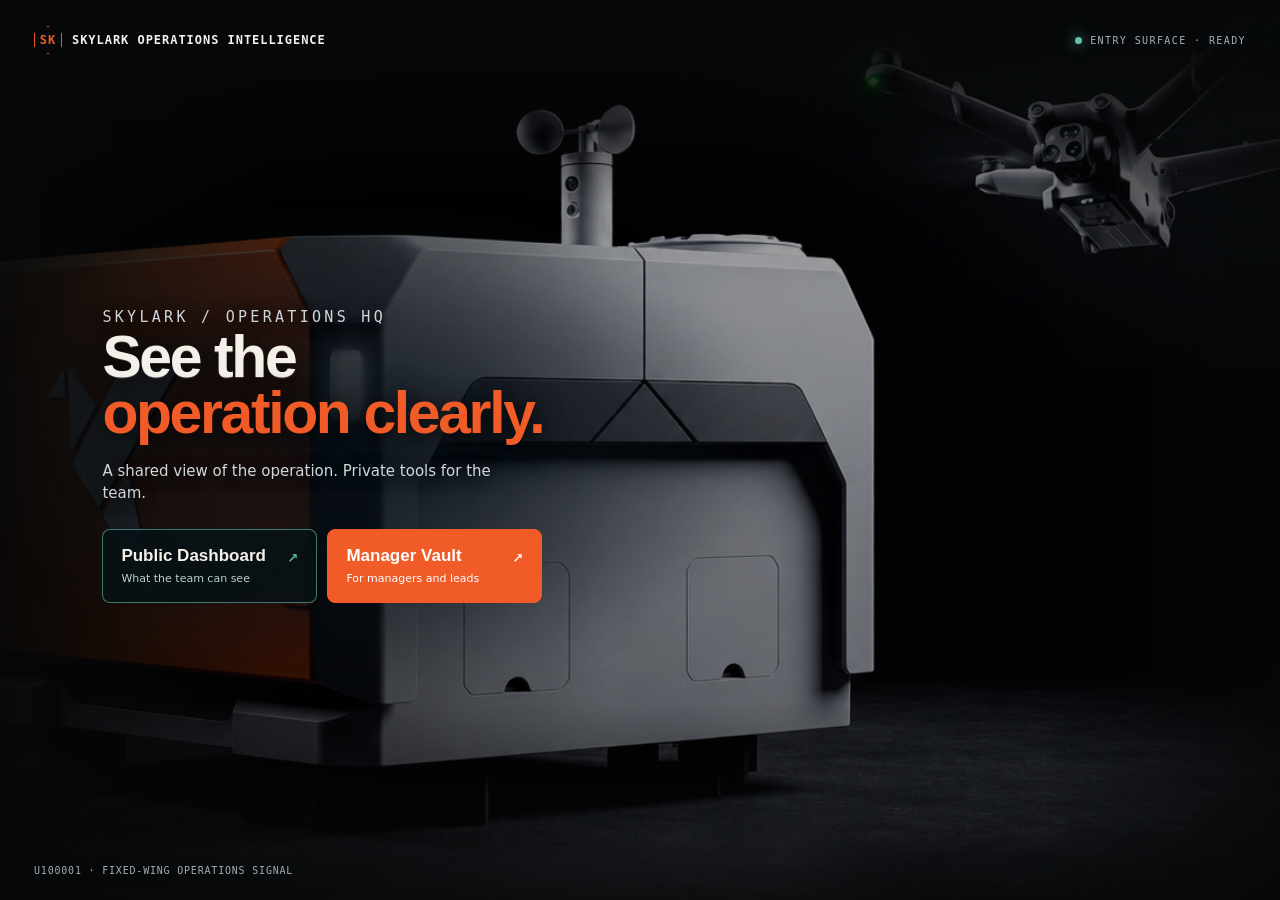
<file: index.html>
<!doctype html>
<html lang="en">
<head>
  <meta charset="utf-8">
  <meta name="viewport" content="width=device-width, initial-scale=1">
  <meta name="description" content="SkyStation Operations Intelligence entry point">
  <title>SkyStation Operations Intelligence</title>
  <link rel="icon" href="assets/skystation-operations-intelligence-icon.png">
  <style>
    :root{--bg:#080c10;--panel:#101820cc;--line:#293844;--text:#f4f1ea;--muted:#a7b0b6;--orange:#f05b28;--teal:#65c1ae;--mono:"JetBrains Mono",ui-monospace,SFMono-Regular,Consolas,monospace;font-family:"Avenir Next",Avenir,Inter,system-ui,sans-serif}
    *{box-sizing:border-box}html,body{margin:0;min-height:100%;background:var(--bg);color:var(--text)}body{overflow:hidden}.entry{min-height:100vh;position:relative;display:grid;place-items:center;isolation:isolate;overflow:hidden;background:#050708}.entry:before{display:none}.entry:after{display:none}.topline{position:absolute;top:26px;left:34px;right:34px;z-index:3;display:flex;justify-content:space-between;align-items:center;color:var(--muted);font:10px var(--mono);letter-spacing:.14em;text-transform:uppercase}.brand{display:flex;gap:10px;align-items:center;color:var(--text);font:700 12px var(--mono);letter-spacing:.08em}.brand-mark{width:28px;height:28px;border:1px solid var(--orange);display:grid;place-items:center;color:var(--orange);clip-path:polygon(50% 0,100% 26%,100% 74%,50% 100%,0 74%,0 26%)}.signal{display:flex;align-items:center;gap:8px}.signal i{width:7px;height:7px;border-radius:50%;background:var(--teal);box-shadow:0 0 14px var(--teal)}.stage{position:absolute;left:clamp(36px,8vw,128px);top:32%;transform:none;z-index:2;width:min(500px,calc(100vw - 72px));display:grid;justify-items:start;text-align:left;padding:0}.stage> :not(.hero-scene){position:relative;z-index:2}.stage:before{content:"";position:absolute;z-index:1;inset:-22% -28% -22% -18%;background:radial-gradient(ellipse at center,#071017d8 0%,#0710176e 48%,transparent 76%);filter:blur(18px);pointer-events:none}.hero-scene{position:fixed;inset:-4vh -5vw;z-index:0;width:110vw;height:108vh;overflow:hidden;background:#050708}.hero-scene video{position:absolute;inset:0;width:100%;height:100%;display:block;object-fit:cover;filter:brightness(.9) saturate(.96) contrast(1.02);transform:scale(1.16);opacity:0;transition:opacity .85s ease}.hero-scene video.is-active{opacity:.78}.scene-shade{position:absolute;inset:0;pointer-events:none;background:linear-gradient(180deg,#050708 0%,#050708e8 9%,#05070800 25%,#05070800 76%,#050708 100%),linear-gradient(90deg,#050708 0%,#050708a8 9%,#05070800 24%,#05070800 78%,#050708 100%),linear-gradient(180deg,#02030442 0%,#02030408 34%,#02030432 100%),linear-gradient(90deg,#020304d0 0%,#02030488 20%,#02030414 48%,#02030418 100%)}.scene-meta{position:absolute;right:clamp(28px,5vw,84px);bottom:clamp(88px,11vh,112px);display:flex;gap:22px;color:#d7dfdfaa;font:10px var(--mono);letter-spacing:.16em}.scene-meta span+span{color:var(--orange)}.eyebrow{margin:0 0 16px;color:#f07847;font:11px var(--mono);letter-spacing:.22em;text-transform:uppercase;text-shadow:0 2px 16px #000}.stage h1{margin:0;max-width:500px;font:600 clamp(38px,4.6vw,62px)/.96 Raleway,"Avenir Next",sans-serif;letter-spacing:-.04em;text-wrap:balance;text-shadow:0 4px 28px #000,0 1px 0 #fff4}.stage h1 em{font-style:normal;color:#f05b28;text-shadow:0 4px 28px #000}.stage p{max-width:430px;margin:18px 0 0;color:#d1d7d9;font-size:15px;line-height:1.5;text-shadow:0 2px 16px #000}.choices{display:grid;grid-template-columns:repeat(2,minmax(160px,1fr));gap:10px;margin-top:24px;width:min(440px,100%)}.choice{position:relative;min-height:64px;padding:16px 18px;text-align:left;text-decoration:none;border:1px solid #65c1ae99;border-radius:8px;background:#071216d9;box-shadow:none;backdrop-filter:none;color:var(--text);transition:.22s transform,.22s border-color,.22s background;cursor:pointer}.choice:before{display:none}.choice:not(.public){border-color:#f05b28;background:#f05b28;color:#fff}.choice:not(.public) span{color:#fff}.choice:not(.public):after{color:#fff}.choice:after{content:"↗";position:absolute;top:15px;right:18px;color:#65c1ae;font:18px var(--mono);transition:.22s transform,.22s color}.choice:hover,.choice:focus-visible{transform:translateX(5px);border-color:#f05b28;background:#0b1a20;outline:none}.choice:not(.public):hover,.choice:not(.public):focus-visible{background:#ff7442;border-color:#ff9a75}.choice:hover:after,.choice:focus-visible:after{transform:translate(3px,-2px)}.choice strong{display:block;font:600 17px Raleway,"Avenir Next",sans-serif}.choice span{display:block;margin-top:6px;color:#b9d0cd;font-size:11px;line-height:1.35}.choice span b{color:var(--orange);font:700 14px var(--mono);margin-left:6px}.choice.public span b{color:var(--teal)}.choice.public:hover,.choice.public:focus-visible{border-color:#65c1ae}.foot{position:absolute;bottom:24px;left:34px;right:34px;z-index:3;display:flex;justify-content:space-between;color:#a1adb1;font:10px var(--mono);letter-spacing:.08em;text-shadow:0 2px 12px #000}.hint{color:#b6c1c4}.sr-only{position:absolute;width:1px;height:1px;padding:0;margin:-1px;overflow:hidden;clip:rect(0,0,0,0);white-space:nowrap;border:0}@keyframes rise-in{from{opacity:0;transform:translateY(14px)}to{opacity:1;transform:translateY(0)}}@keyframes signal-pulse{0%,100%{box-shadow:0 0 0 0 #65c1ae55}50%{box-shadow:0 0 0 7px #65c1ae00}}@keyframes accent-breathe{0%,100%{opacity:.55;transform:scaleX(.82)}50%{opacity:1;transform:scaleX(1)}}.topline{animation:rise-in .8s cubic-bezier(.2,.75,.25,1) both}.signal i{animation:signal-pulse 2.6s ease-in-out infinite}.stage .eyebrow,.stage h1,.stage>p:not(.eyebrow),.choices{animation:none}.stage{animation:welcome-in .8s ease-out .1s both}@keyframes welcome-in{from{opacity:0}to{opacity:1}}.choice:before{display:none}.foot{animation:none}@media(max-width:640px){.topline{top:18px;left:18px;right:18px}.topline .signal{display:none}.stage{left:18px;right:18px;top:0;transform:none;width:auto;padding:19vh 0 0;justify-items:center;text-align:center}.stage:before{inset:2% -10% -12%}.stage canvas{height:260px}.stage h1{max-width:100%;font-size:clamp(38px,11vw,56px)}.stage p{font-size:14px}.choices{grid-template-columns:1fr;margin-top:26px}.choice{min-height:78px}.foot{left:18px;right:18px;bottom:16px;font-size:8px}.hint{display:none}}@media(prefers-reduced-motion:reduce){.choice{transition:none}.topline,.stage .eyebrow,.stage h1,.stage>p:not(.eyebrow),.choices,.foot{animation:none}.signal i,.choice:before{animation:none}}
  </style>
</head>
<body>
  <main class="entry">
    <div class="topline"><div class="brand"><span class="brand-mark">SK</span> SKYLARK OPERATIONS INTELLIGENCE</div><div class="signal"><i></i> ENTRY SURFACE · READY</div></div>
    <section class="stage" aria-labelledby="title">
      <div class="hero-scene" aria-label="Ambient Skylark drone scene"><video id="drone-video-a" class="is-active" muted autoplay playsinline preload="auto" poster="assets/patang-hero-master.png" src="assets/patang-ambient-pingpong.mp4"></video><video id="drone-video-b" muted playsinline preload="auto" poster="assets/patang-hero-master.png" src="assets/patang-ambient-pingpong.mp4"></video><div class="scene-shade" aria-hidden="true"></div></div>
      <p class="eyebrow">Skylark / Operations HQ</p>
      <h1 id="title">See the <em>operation clearly.</em></h1>
      <p>A shared view of the operation. Private tools for the team.</p>
      <div class="choices" role="navigation" aria-label="Portal destinations">
        <a class="choice public" href="public-wallboard.html?v=mockup-1"><strong>Public Dashboard</strong><span>What the team can see</span></a>
        <a id="manager-entry" class="choice" href="login.html"><strong>Manager Vault</strong><span>For managers and leads</span></a>
      </div>
    </section>
    <div class="foot"><span>U100001 · FIXED-WING OPERATIONS SIGNAL</span></div>
  </main>
  <script>
    (()=>{const videos=[document.querySelector('#drone-video-a'),document.querySelector('#drone-video-b')];const managerEntry=document.querySelector('#manager-entry');let active=0,crossfading=false;function begin(){videos[active].play().catch(()=>{});if(matchMedia('(prefers-reduced-motion: reduce)').matches)videos[active].pause()}function fadeToNext(){if(crossfading)return;crossfading=true;const current=videos[active],next=videos[1-active];next.currentTime=0;next.play().catch(()=>{});next.classList.add('is-active');setTimeout(()=>{current.pause();current.classList.remove('is-active');active=1-active;crossfading=false},850)}videos.forEach(v=>v.addEventListener('timeupdate',()=>{if(v===videos[active]&&v.duration&&v.currentTime>v.duration-.95)fadeToNext()}));videos[0].addEventListener('loadedmetadata',begin,{once:true});if(location.hostname.endsWith('github.io'))managerEntry.href='manager-vault-demo-login.html';})();
  </script>
</body>
</html>
</file>
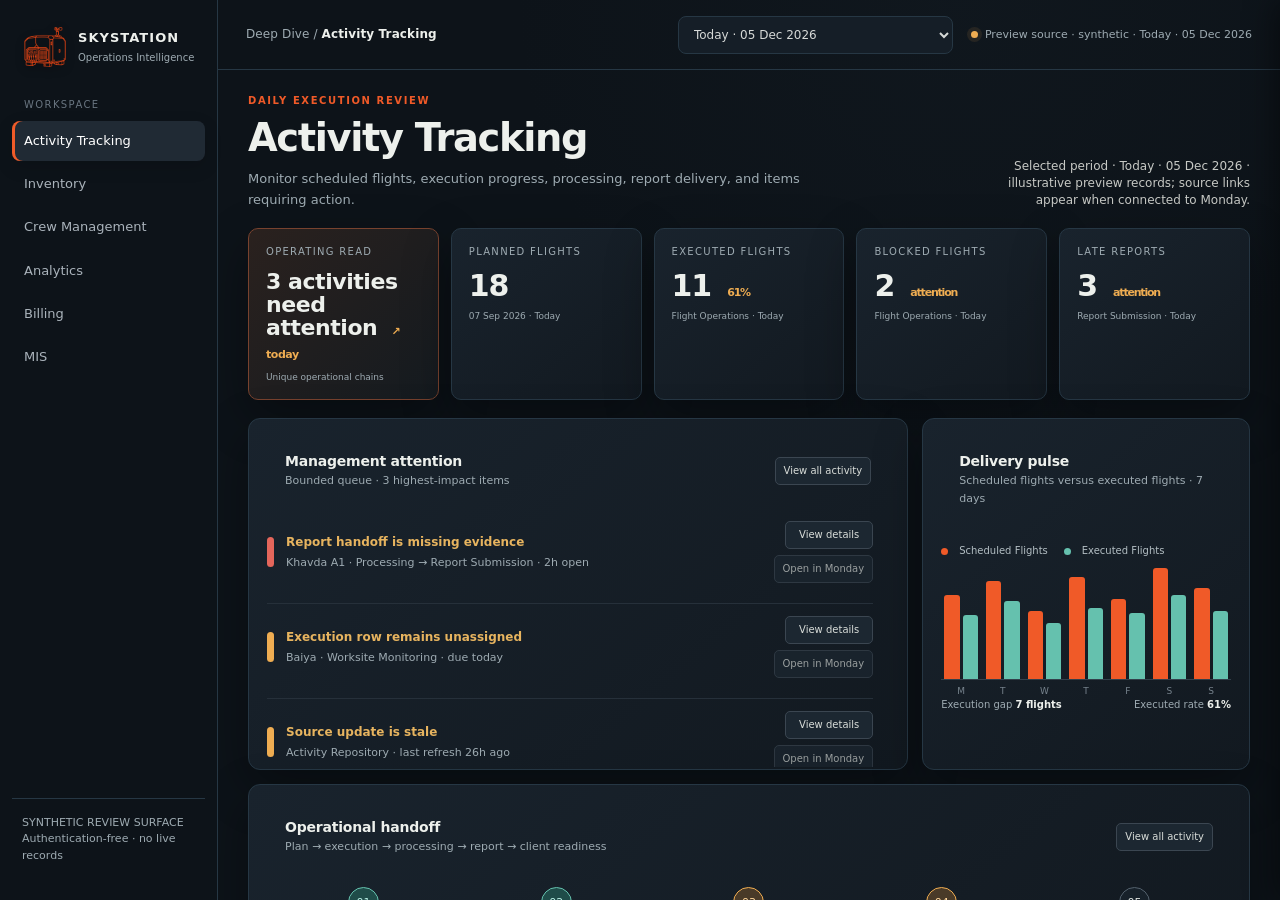
<file: design-preview.html>
<!doctype html>
<html lang="en">
<head>
  <meta charset="utf-8">
  <meta name="viewport" content="width=device-width, initial-scale=1">
  <meta http-equiv="refresh" content="0;url=rebuild-preview.html">
  <link rel="canonical" href="rebuild-preview.html">
  <title>SkyStation Operations HQ</title>
</head>
<body>
  <p>This preview has moved to <a href="rebuild-preview.html">SkyStation Operations HQ</a>.</p>
  <script>window.location.replace('rebuild-preview.html'+window.location.search+window.location.hash);</script>
</body>
</html>
</file>
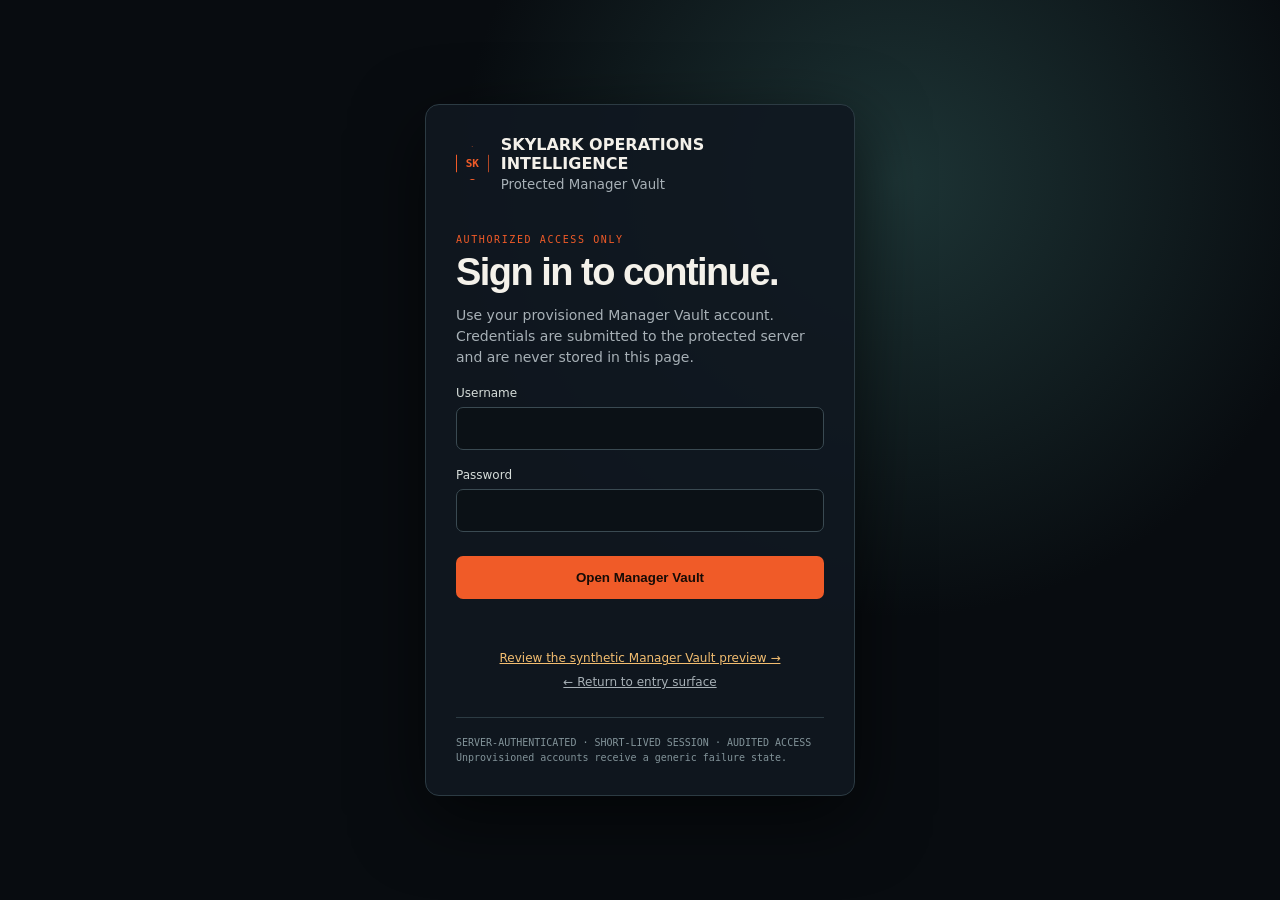
<file: login.html>
<!doctype html>
<html lang="en">
<head>
  <meta charset="utf-8"><meta name="viewport" content="width=device-width,initial-scale=1">
  <title>Manager Vault sign in · SkyStation</title>
  <link rel="icon" href="assets/skystation-operations-intelligence-icon.png">
  <style>:root{--bg:#080c10;--panel:#111a21;--line:#2c3b43;--text:#f4f1ea;--muted:#a7b0b6;--orange:#f05b28;--teal:#65c1ae;font-family:"Avenir Next",Avenir,Inter,system-ui,sans-serif}*{box-sizing:border-box}body{margin:0;min-height:100vh;background:radial-gradient(circle at 70% 20%,#1d3435 0,transparent 38%),var(--bg);color:var(--text);display:grid;place-items:center}.shell{width:min(430px,calc(100% - 36px));padding:30px;border:1px solid var(--line);background:#101820e8;border-radius:14px;box-shadow:0 22px 70px #0009}.mark{width:34px;height:34px;display:grid;place-items:center;border:1px solid var(--orange);color:var(--orange);clip-path:polygon(50% 0,100% 25%,100% 75%,50% 100%,0 75%,0 25%);font:700 11px ui-monospace,monospace}.top{display:flex;align-items:center;gap:12px;margin-bottom:42px}.top small{display:block;color:var(--muted);margin-top:4px}.eyebrow{color:var(--orange);font:10px ui-monospace,monospace;letter-spacing:.16em;text-transform:uppercase}.shell h1{margin:9px 0 10px;font:600 38px/.98 Raleway,"Avenir Next",sans-serif;letter-spacing:-.04em}.shell p{color:var(--muted);line-height:1.5;font-size:14px}.field{display:grid;gap:7px;margin-top:18px}.field label{font-size:12px;color:#d6ddda}.field input{width:100%;border:1px solid #3a4a52;border-radius:7px;background:#0b1116;color:var(--text);padding:13px 14px;outline:none}.field input:focus{border-color:var(--orange);box-shadow:0 0 0 3px #f05b2825}.submit{margin-top:24px;width:100%;padding:14px;border:0;border-radius:7px;background:var(--orange);color:#160b06;font-weight:800;cursor:pointer}.submit:disabled{opacity:.6;cursor:wait}.demo-link{display:block;margin-top:18px;color:#f2bd70;font-size:12px;text-align:center}.back{display:block;margin-top:10px;color:var(--muted);font-size:12px;text-align:center}.state{min-height:20px;margin-top:14px;color:#efad52;font-size:12px}.safe{margin-top:28px;padding-top:17px;border-top:1px solid var(--line);font:10px/1.5 ui-monospace,monospace;color:#829399}@media(prefers-reduced-motion:reduce){*{scroll-behavior:auto!important}}</style>
</head>
<body>
  <main class="shell">
    <div class="top"><div class="mark">SK</div><div><strong>SKYLARK OPERATIONS INTELLIGENCE</strong><small>Protected Manager Vault</small></div></div>
    <div class="eyebrow">Authorized access only</div><h1>Sign in to continue.</h1><p>Use your provisioned Manager Vault account. Credentials are submitted to the protected server and are never stored in this page.</p>
    <form id="login"><div class="field"><label for="username">Username</label><input id="username" name="username" autocomplete="username" required></div><div class="field"><label for="password">Password</label><input id="password" name="password" type="password" autocomplete="current-password" required></div><button class="submit" type="submit">Open Manager Vault</button><div class="state" id="state" role="status" aria-live="polite"></div></form>
    <a class="demo-link" href="manager-vault-demo-login.html">Review the synthetic Manager Vault preview →</a><a class="back" href="index.html">← Return to entry surface</a><div class="safe">SERVER-AUTHENTICATED · SHORT-LIVED SESSION · AUDITED ACCESS<br>Unprovisioned accounts receive a generic failure state.</div>
  </main>
  <script>document.querySelector('#login').addEventListener('submit',async e=>{e.preventDefault();const form=e.currentTarget,button=form.querySelector('button'),state=document.querySelector('#state');const staticPreview=location.protocol==='file:'||location.hostname.endsWith('github.io')||(location.hostname==='127.0.0.1'&&location.port==='8767');if(staticPreview){state.textContent='Sign-in unavailable in this static preview. Provision the protected server account to continue.';return}button.disabled=true;state.textContent='Contacting protected server…';try{const response=await fetch('/api/auth/login',{method:'POST',headers:{'Content-Type':'application/json'},credentials:'include',body:JSON.stringify({username:form.username.value,password:form.password.value})});const body=await response.json().catch(()=>({}));if(!response.ok)throw new Error(body.error||'Sign-in unavailable');state.textContent='Authenticated. Opening protected workspace…';const next=new URLSearchParams(location.search).get('next');location.href=next&&next.startsWith('/')&&!next.startsWith('//')?next:'manager-vault.html'}catch(error){state.textContent='Sign-in failed. Check the account or try again.';button.disabled=false}});</script>
</body>
</html>
</file>
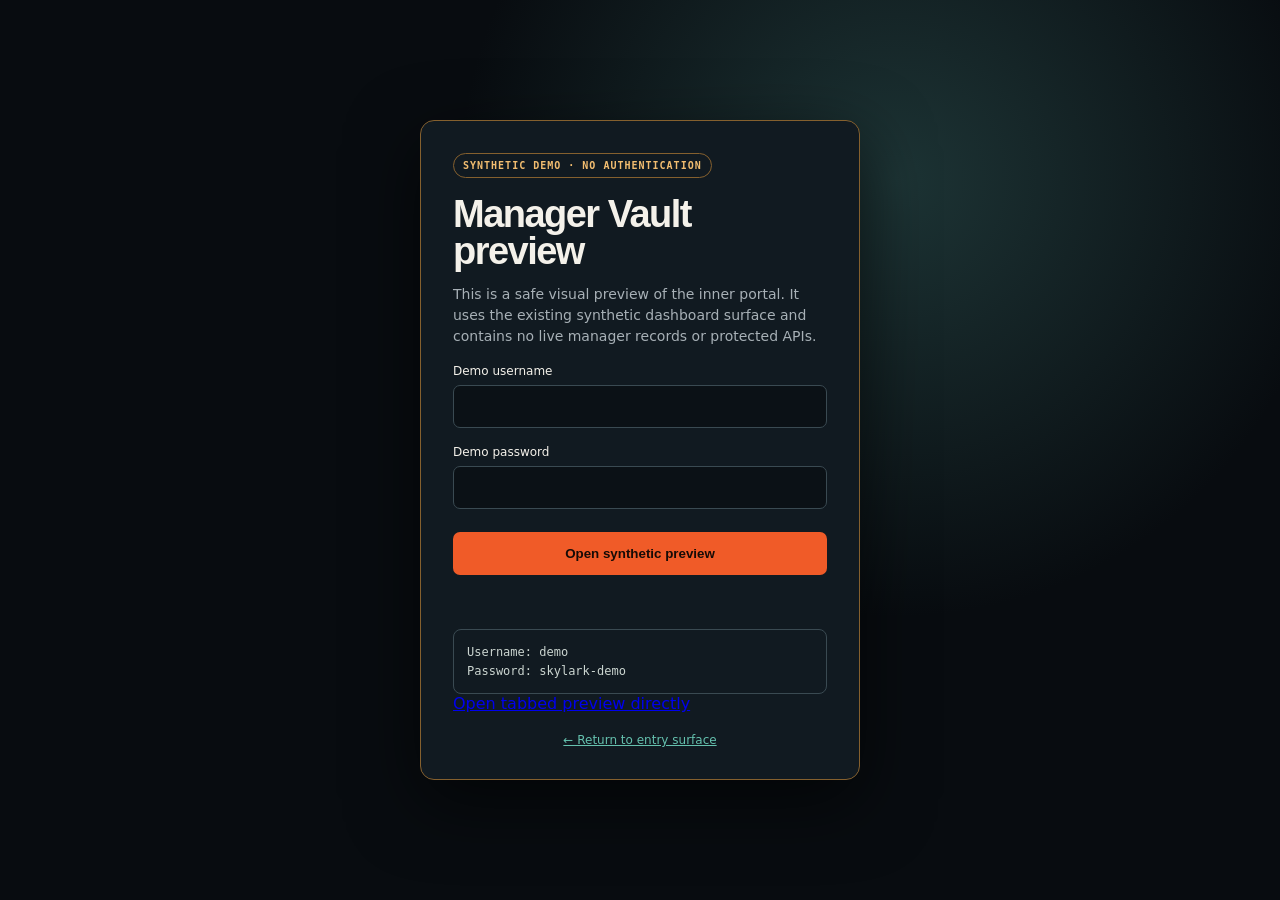
<file: manager-vault-demo-login.html>
<!doctype html>
<html lang="en"><head><meta charset="utf-8"><meta name="viewport" content="width=device-width,initial-scale=1"><link rel="icon" href="assets/skystation-operations-intelligence-icon.png"><title>Synthetic Manager Vault Preview · SkyStation</title><style>:root{font-family:"Avenir Next",Avenir,system-ui;background:#080c10;color:#f4f1ea}*{box-sizing:border-box}body{margin:0;min-height:100vh;display:grid;place-items:center;background:radial-gradient(circle at 70% 20%,#1d3435,transparent 38%),#080c10}.shell{width:min(440px,calc(100% - 36px));padding:32px;border:1px solid #85602e;border-radius:14px;background:#111a21;box-shadow:0 22px 70px #0009}.flag{display:inline-block;padding:6px 9px;border:1px solid #85602e;border-radius:99px;color:#f2bd70;font:800 10px ui-monospace,monospace;letter-spacing:.1em}.shell h1{margin:18px 0 10px;font:600 38px/.98 Raleway,"Avenir Next",sans-serif;letter-spacing:-.04em}.shell p{color:#a7b0b6;line-height:1.5;font-size:14px}.field{display:grid;gap:7px;margin-top:17px}.field label{font-size:12px}.field input{width:100%;padding:13px;border:1px solid #3a4a52;border-radius:7px;background:#0b1116;color:#f4f1ea}.submit{width:100%;margin-top:23px;padding:14px;border:0;border-radius:7px;background:#f05b28;color:#160b06;font-weight:800;cursor:pointer}.state{min-height:19px;margin-top:13px;color:#efad52;font-size:12px}.hint{margin-top:22px;padding:13px;border:1px solid #3a4a52;border-radius:8px;color:#cbd5d0;font:12px/1.55 ui-monospace,monospace}.back{display:block;margin-top:20px;color:#65c1ae;font-size:12px;text-align:center}</style></head><body><main class="shell"><span class="flag">SYNTHETIC DEMO · NO AUTHENTICATION</span><h1>Manager Vault preview</h1><p>This is a safe visual preview of the inner portal. It uses the existing synthetic dashboard surface and contains no live manager records or protected APIs.</p><form id="demo"><div class="field"><label for="username">Demo username</label><input id="username" autocomplete="off" required></div><div class="field"><label for="password">Demo password</label><input id="password" type="password" autocomplete="off" required></div><button class="submit" type="submit">Open synthetic preview</button><div class="state" id="state" role="status"></div></form><div class="hint">Username: demo<br>Password: skylark-demo</div><a class="direct" href="manager-vault-demo.html">Open tabbed preview directly</a><a class="back" href="index.html">← Return to entry surface</a></main><script>document.querySelector('#demo').addEventListener('submit',e=>{e.preventDefault();const u=document.querySelector('#username').value,p=document.querySelector('#password').value,s=document.querySelector('#state');if(u==='demo'&&p==='skylark-demo'){s.textContent='Opening synthetic Manager Vault…';location.href='manager-vault-demo.html'}else{s.textContent='Use the demo credentials shown below.'}});</script></body></html>
</file>
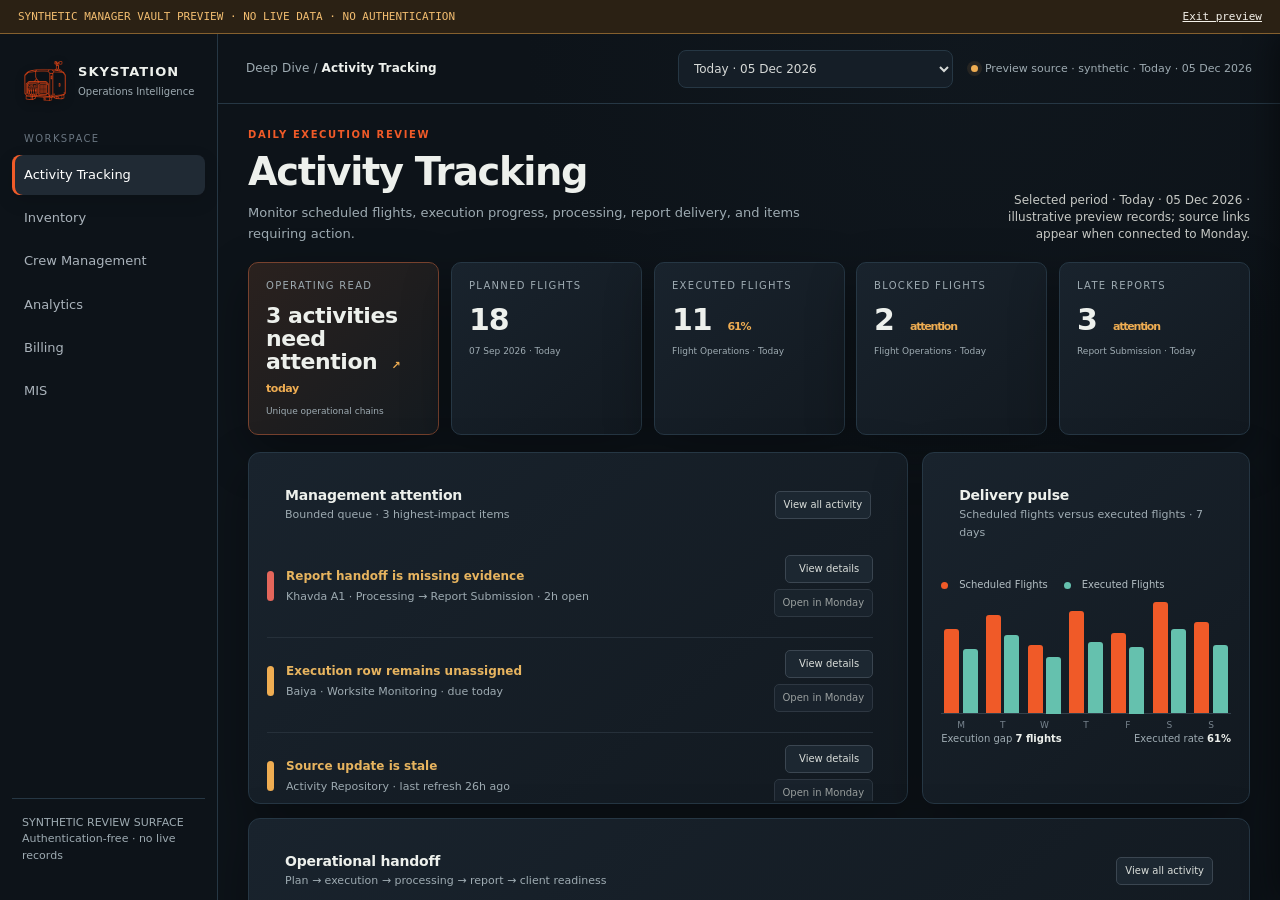
<file: manager-vault-demo.html>
<!doctype html><html lang="en"><head><meta charset="utf-8"><meta name="viewport" content="width=device-width,initial-scale=1"><link rel="icon" href="assets/skystation-operations-intelligence-icon.png"><title>Manager Vault synthetic preview · SkyStation</title><style>html,body{margin:0;height:100%;background:#080c10;color:#f4f1ea;font-family:"Avenir Next",Avenir,system-ui}body{display:flex;flex-direction:column}.banner{z-index:2;display:flex;justify-content:space-between;gap:12px;align-items:center;padding:10px 18px;background:#2b2114;border-bottom:1px solid #85602e;color:#f2bd70;font:11px ui-monospace,monospace}.banner a{color:#f4f1ea}.frame{flex:1;border:0;width:100%;min-height:0;background:#080c10}</style></head><body><div class="banner"><span>SYNTHETIC MANAGER VAULT PREVIEW · NO LIVE DATA · NO AUTHENTICATION</span><a href="index.html">Exit preview</a></div><iframe class="frame" title="Synthetic Manager Vault dashboard" src="rebuild-preview.html?view=demo"></iframe></body></html>
</file>
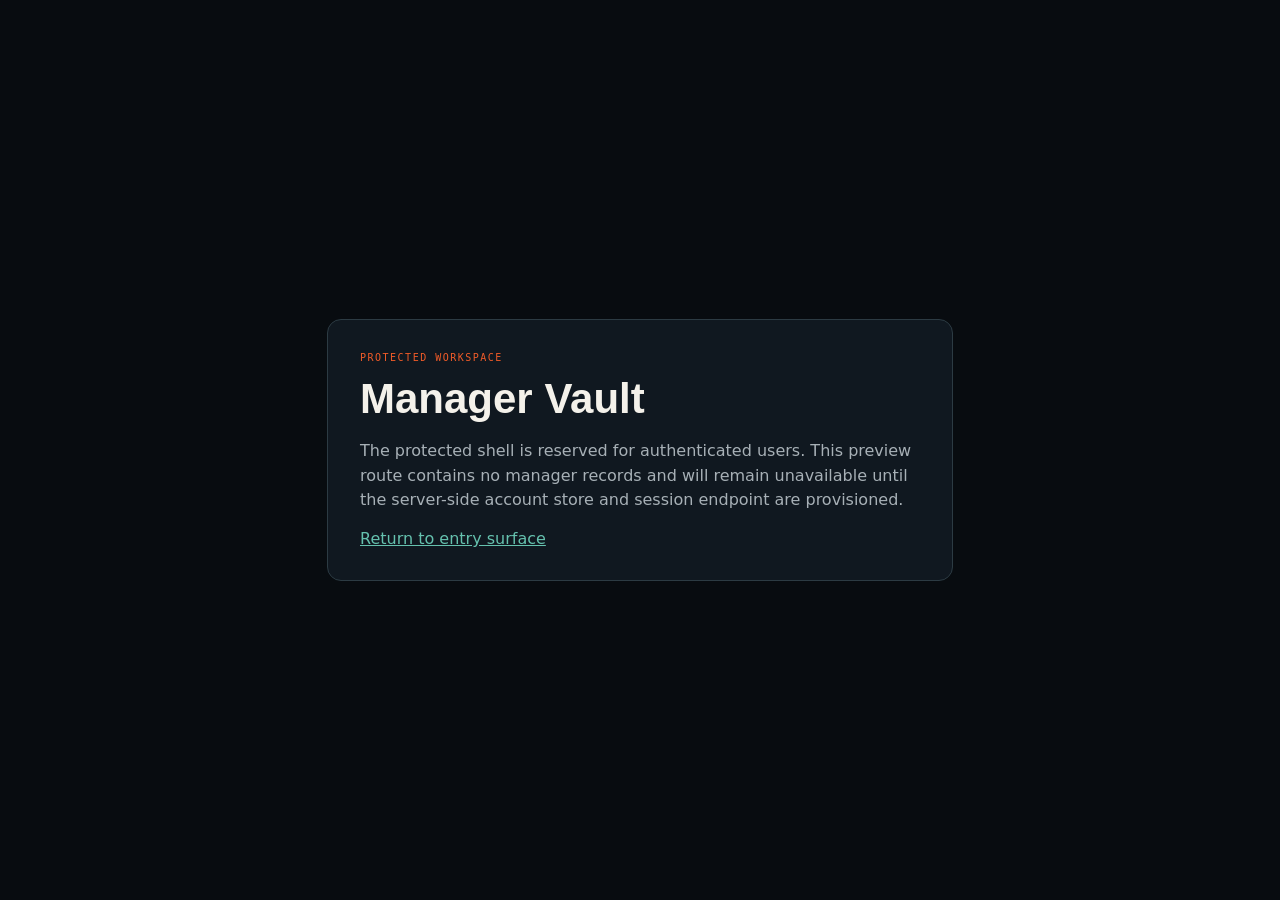
<file: manager-vault.html>
<!doctype html><html lang="en"><head><meta charset="utf-8"><meta name="viewport" content="width=device-width,initial-scale=1"><link rel="icon" href="assets/skystation-operations-intelligence-icon.png"><title>Manager Vault · SkyStation</title><style>body{margin:0;min-height:100vh;background:#080c10;color:#f4f1ea;font-family:"Avenir Next",Avenir,system-ui;display:grid;place-items:center}.panel{max-width:560px;margin:24px;padding:32px;border:1px solid #2c3b43;border-radius:14px;background:#101820}.eyebrow{color:#f05b28;font:10px ui-monospace,monospace;letter-spacing:.15em;text-transform:uppercase}h1{font:600 42px Raleway,"Avenir Next",sans-serif;margin:12px 0}p{color:#a7b0b6;line-height:1.55}.back{color:#65c1ae}</style></head><body><main class="panel"><div class="eyebrow">Protected workspace</div><h1>Manager Vault</h1><p>The protected shell is reserved for authenticated users. This preview route contains no manager records and will remain unavailable until the server-side account store and session endpoint are provisioned.</p><a class="back" href="index.html">Return to entry surface</a></main></body></html>
</file>
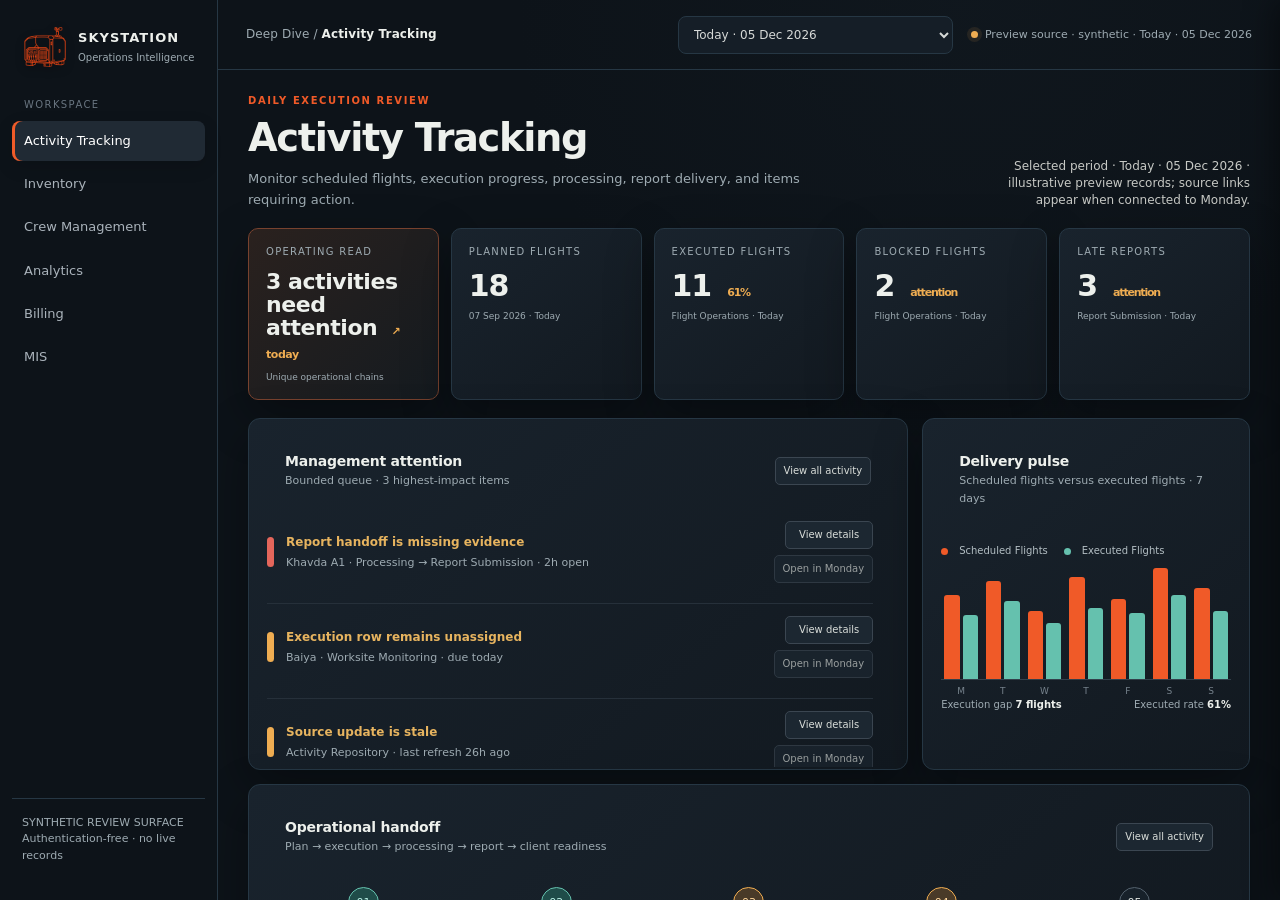
<file: skystation-operations-intelligence-v5.html>
<!doctype html>
<html lang="en">
<head>
  <meta charset="utf-8">
  <meta name="viewport" content="width=device-width, initial-scale=1">
  <meta http-equiv="refresh" content="0;url=rebuild-preview.html">
  <link rel="canonical" href="rebuild-preview.html">
  <title>SkyStation Operations HQ</title>
</head>
<body>
  <p>This prototype has moved to <a href="rebuild-preview.html">SkyStation Operations HQ</a>.</p>
  <script>window.location.replace('rebuild-preview.html'+window.location.search+window.location.hash);</script>
</body>
</html>
</file>
